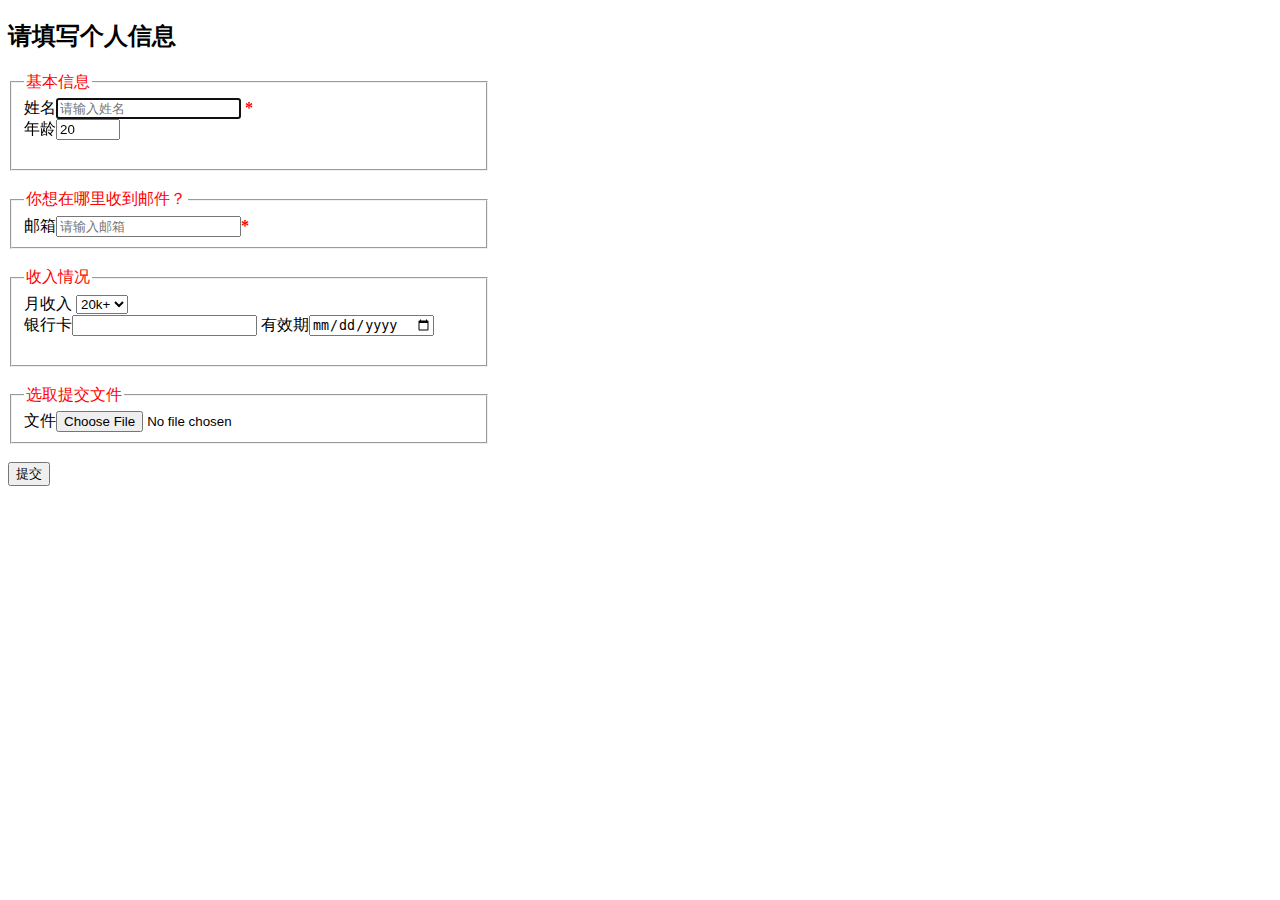
<file: work02/index.html>
<!DOCTYPE html>
<html>
	<head>
		<meta charset="utf-8" />
		<link rel="icon" href="img/home.png">
		<link rel="stylesheet" href="css/work02.css" />
		<title>个人信息页面</title>
	</head>
	<script>
		window.onload=function(){
		  	var re=/[0-9]+/
			var email=document.getElementById('email');
			var list=document.getElementById('emailList');
			email.onkeyup=function(){
				if(re.test(email.value)){
					for(var i=0;i<5;i++){
						list.children[i].value=list.children[i].value.replace(/\d+/,email.value);
						
					}
				}
			}
		 } 
		</script>
	<body>
		<h2>请填写个人信息</h2>
		<form action="#" method="get" id="form">
			<fieldset id="div1">
            	<legend>基本信息</legend>
            	姓名<input type="text" name="name1" placeholder= "请输入姓名" autofocus="autofocus" required="required"/>
            	<b>*</b>
            	<br/>
            	年龄<input type="number" name="age" min="1" max="100" step="1" value="20"/>
            </fieldset>
            <br/>
            <fieldset id="div2">
            	<legend>你想在哪里收到邮件？</legend>
            	邮箱<input type="email" id="email" list="emailList" placeholder="请输入邮箱" autocomplete="on"
            	 required="required" results/><b>*</b>
            	<datalist id="emailList">
            		<option>123@qq.com</option>
			        <option>123@163.com</option>
			        <option>123@gmail.com</option>
			        <option>123@yehoo.com.cn</option>
			        <option>123@126.com</option>
            	</datalist>
            </fieldset>
            <br/>
            <fieldset id="div3">
            	<legend>收入情况</legend>
            	月收入
            	<select value="20k+">
            		<option>20k+</option>
            		<option>30k+</option>
            		<option>40k+</option>
            	</select>
            	<br/>
            	银行卡<input type="text" name="card"/>
            	有效期<input type="date" name="datedemo" />
            </fieldset>
            <br/>
            <fieldset id="div4">
            	<legend>选取提交文件</legend>
            	文件<input type="file" name="file"> 
            </fieldset>
            <br/>
            <input type="submit" value="提交"/>
		</form>
	</body>
</html>
</file>
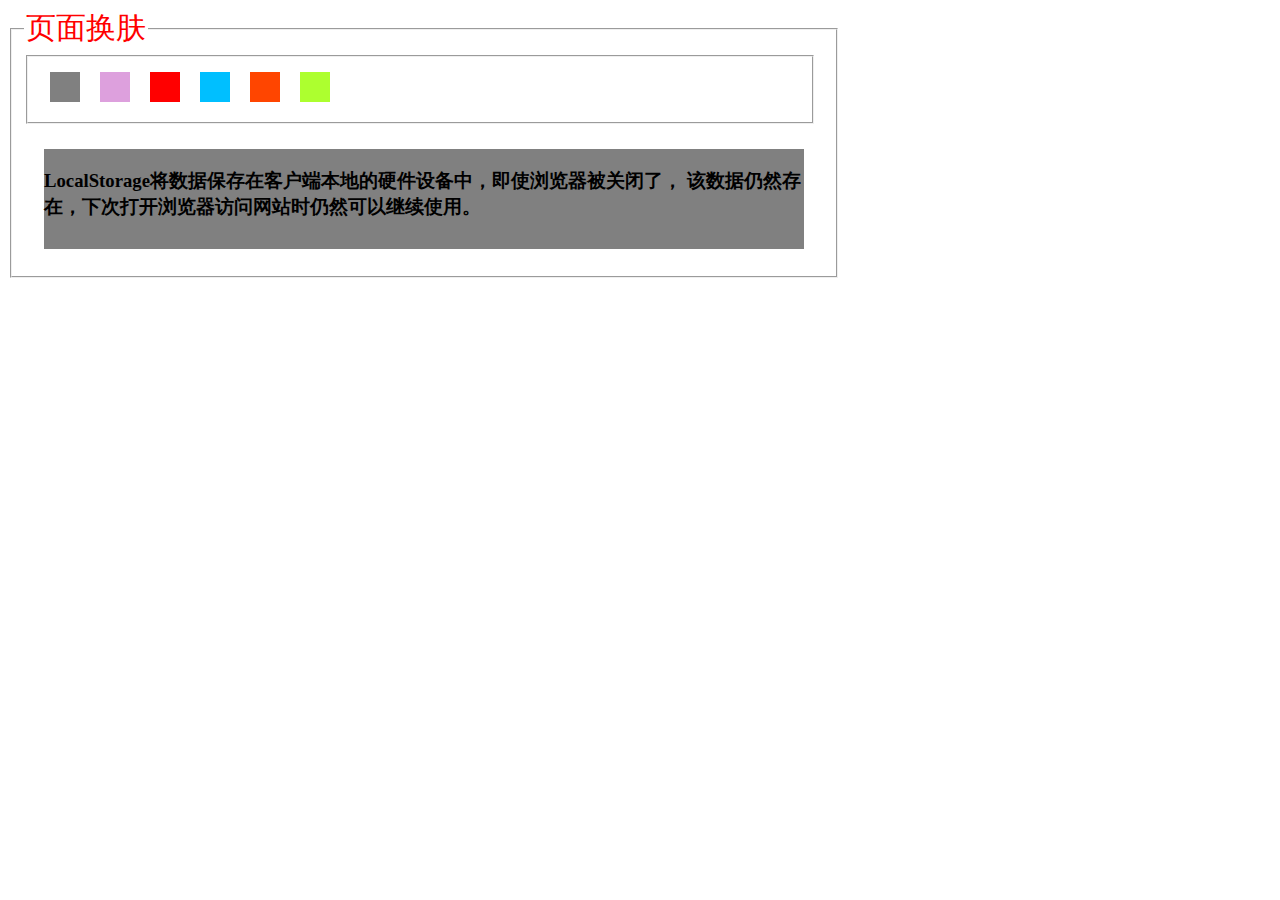
<file: work03/index.html>
<!DOCTYPE html>
<html>
	<head>
		<meta charset="utf-8" />
		<title>页面换肤</title>
		<link rel="stylesheet" href="css/work03.css" />
	</head>
	<script>
	    window.onload=function(){
	    	
			var color=document.getElementById('div');
	        var span=document.getElementsByTagName('span');
	        var txt=document.getElementById('div3');
	        if(!window.localStorage){
				console.log('该浏览器不支持localStorage!');
			}
	        else{
                var changeColor=function(event){
	        	    var col=event.target.style.backgroundColor;
	        	    txt.style.backgroundColor=col;
	        	    if(localStorage.colorCount){
	        		    localStorage.colorCount=Number(localStorage.colorCount)+1;
	        	    }else{
	        		    localStorage.colorCount=1
	        	    };
	                localStorage[localStorage.colorCount]=col;
	                for(var i=0;i<span.length;i++){
	            	    span[i].className=''
	                }
	                event.target.className='top';
	            };
	            if(localStorage.colorCount){
	        	    txt.style.backgroundColor=localStorage[localStorage.colorCount]
	            }else{
	        	    txt.style.backgroundColor='gray';
	            }
	            for(var i=0;i<6;i++){
	        	    span[i].addEventListener('click',changeColor);
	            };
	        }
	    }    
	</script>
	<body>
		<fieldset id="div1">
            <legend>页面换肤</legend>
            <fieldset id="div2">
            	<div id="div">
            	<span style="background-color: gray;"></span>
            	<span style="background-color: plum;"></span>
            	<span style="background-color: red;" ></span>
            	<span style="background-color: deepskyblue;" ></span>
            	<span style="background-color: orangered;" ></span>
            	<span style="background-color: greenyellow;" ></span>
            	</div>
            </fieldset>
            <div id="div3"  style="background-color: gray;">
            	<h3>LocalStorage将数据保存在客户端本地的硬件设备中，即使浏览器被关闭了，
                                该数据仍然存在，下次打开浏览器访问网站时仍然可以继续使用。</h3>
            </div>
        </fieldset>
	</body>
</html>
</file>
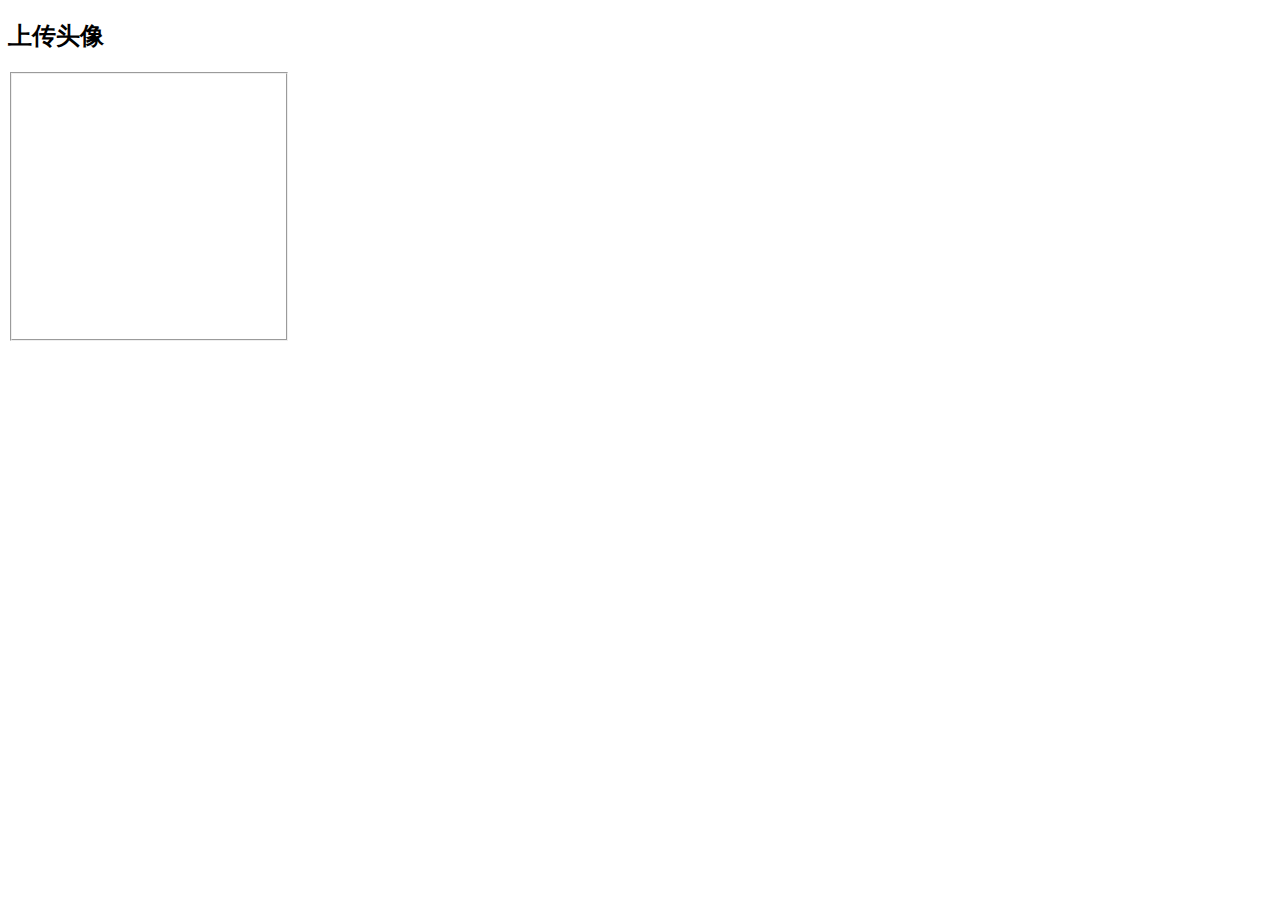
<file: work04/index.html>
<!DOCTYPE html>
<html>
	<head>
		<meta charset="utf-8" />
		<link rel="icon" href="img/01.png">
		<link rel="stylesheet" href="css/work04.css" />
		<title>上传头像</title>
	</head>
	<body>
		<h2>上传头像</h2>
		<fieldset id="box"></fieldset>
	</body>
	<script>
		var box = document.getElementById('box');
		box.ondragover = function (e){
 			e.preventDefault();
		}
		box.ondrop = function (e){
 		    e.preventDefault();
 		    //获取到第一个上传的文件对象
 			var file = e.dataTransfer.files[0];
 			//实例FileReader对象
 			var reader = new FileReader();
 			//把上传的文件对象转换成url
 			reader.readAsDataURL(file);
 			reader.onload = function (e){
  				console.log(e);
  				var Url = this.result;
  				//上传文件的url
  				box.innerHTML+='<img src="'+Url+'" alt="">';
 			}
		}
	</script>
</html>
</file>
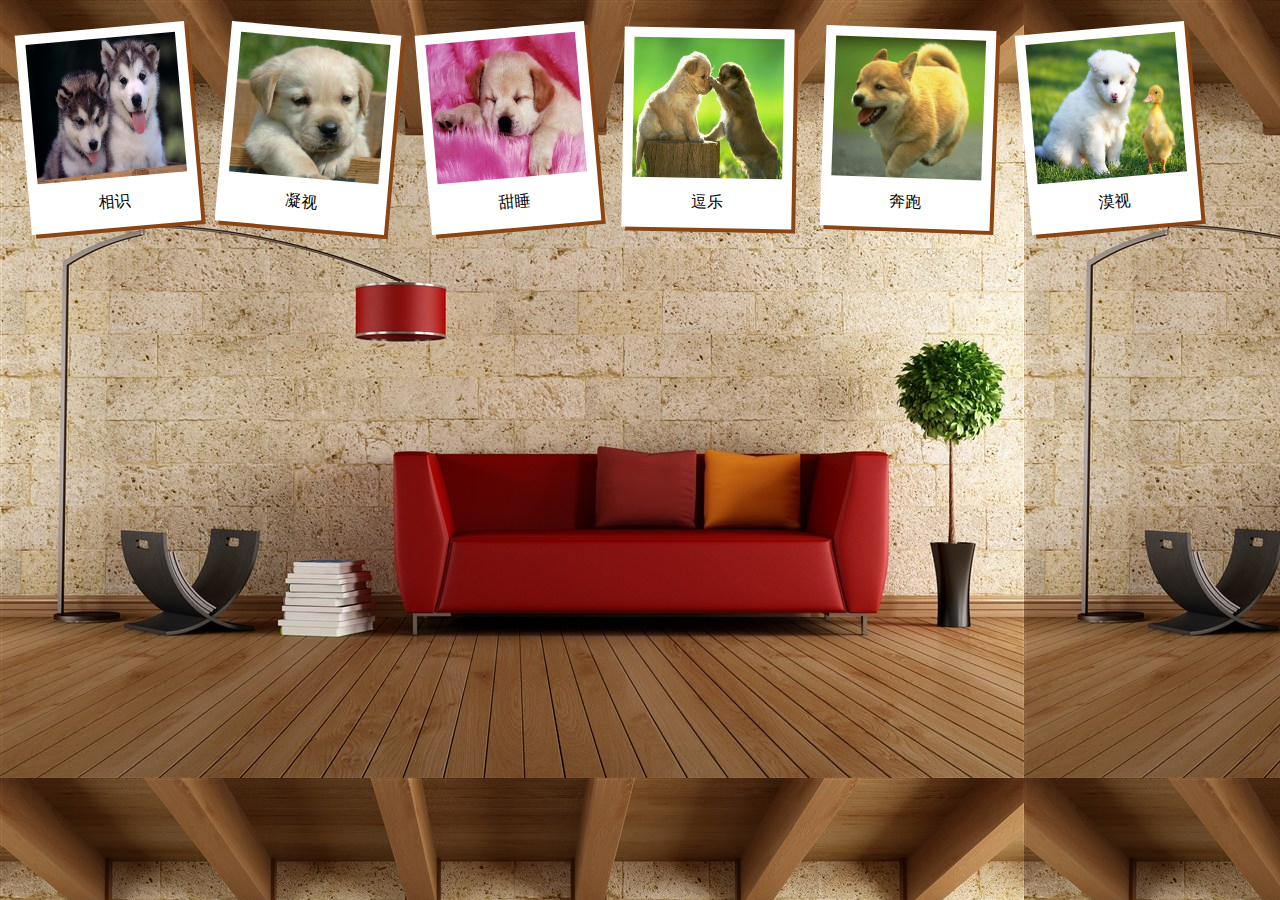
<file: work07/index.html>
<!DOCTYPE html>
<html>
<head lang="en">
    <meta charset="UTF-8">
    <title>照片墙</title>
    <style>
        body{ 
        	background-image: url(img/bg3.JPG); 
        } 
        div{
        	width:170px; 
        	height: 200px;
        	margin: 20px 15px;
        	box-shadow: 4px 4px saddlebrown;
        	background-color: white;
        	float: left;
        }
        img{
        	width:150px; 
        	height: 140px; 
        	margin: 10px 10px;
        }
        p{
        	text-align: center;
        	margin-top: 0px;
        }
        #div1{
        	transform: rotate(-5deg);
        }
        #div2{
        	transform: rotate(5deg);
        }
        #div3{
        	transform: rotate(-5deg);
        }
        #div4{
        	transform: rotate(1deg);
        }
        #div5{
        	transform: rotate(2deg);
        }
        #div6{
        	transform: rotate(-5deg);
        }
        #div1:hover,#div2:hover,#div3:hover,#div4:hover,#div5:hover,#div6:hover{
        	transform: rotate(0) scale(1.2,1.2);
        }
    </style>
</head>
<body>
    <div id="div1">
    	<img src="img/11.jpg"/>
    	<p>相识</p>
    </div>
    <div id="div2">
    	<img src="img/22.JPG"/>
    	<p>凝视</p>
    </div>
    <div id="div3">
    	<img src="img/33.JPG"/>
    	<p>甜睡</p>
    </div>
    <div id="div4">
    	<img src="img/44.JPG"/>
    	<p>逗乐</p>
    </div>
    <div id="div5">
    	<img src="img/55.JPG"/>
    	<p>奔跑</p>
    </div>
    <div id="div6">
    	<img src="img/66.JPG"/>
    	<p>漠视</p>
    </div>
</body>
</html>
</file>
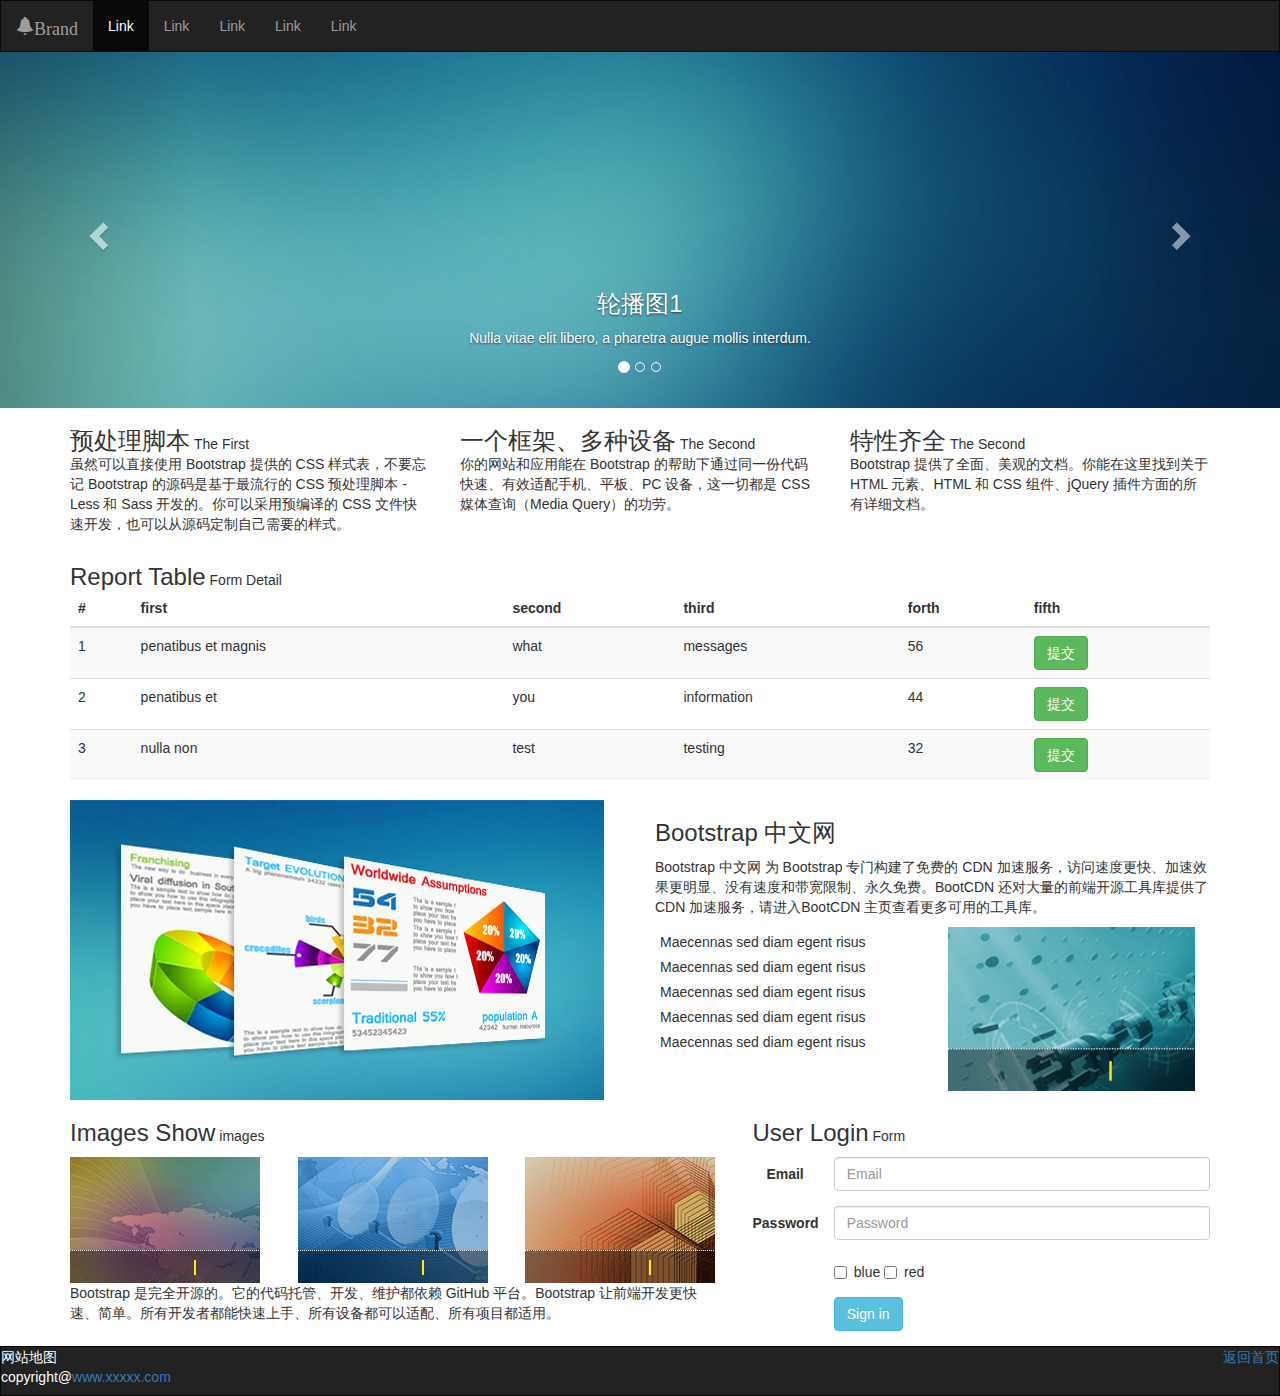
<file: work08/index.html>
<!DOCTYPE html>
<html>
<head>
    <title>Bootstrap响应式网页</title>
    <meta charset="utf-8"/>
    <meta name="viewport" content="width=device-width, initial-scale=1.0">
    <link rel="stylesheet" href="css/bootstrap.min.css">
</head>
<body>
	<nav class="navbar navbar-inverse"  role='navigation' style="margin: 0px;border-radius: 0px;"> 
	    <div class="navbar-header">
			<button type="button" class="navbar-toggle" data-toggle="collapse" data-target="#bs-1">
			    <span class="sr-only">导航开关</span>
			    <span class="icon-bar"></span>
			    <span class="icon-bar"></span>
			    <span class="icon-bar"></span>
			</button>
			<a class="navbar-brand" href="#">
				<span class="glyphicon  glyphicon-bell">Brand</span>
			</a>
		</div>
		<div class="collapse navbar-collapse" id="bs-1">
			<ul class="nav navbar-nav">
			    <li class="active"><a href="#">Link</a></li>
			    <li><a href="#">Link</a></li>
			    <li><a href="#">Link</a></li>
			    <li><a href="#">Link</a></li>
			    <li><a href="#">Link</a></li>    
			</ul>   
		</div>
	</nav> 
  <div id="generic" class="carousel slide" data-ride="carousel">
  	<!-- 轮播（Carousel）指示标 -->
    <ol class="carousel-indicators">
      <li data-target="#generic" data-slide-to="0" class="active"></li>
      <li data-target="#generic" data-slide-to="1"></li>
      <li data-target="#generic" data-slide-to="2"></li>
    </ol>
     <!-- 轮播（Carousel）项目 -->
    <div class="carousel-inner" >
      <div class="item active">
        <img alt="First slide" src="images/banner1.jpg" >
		    <div class="carousel-caption">
		    	<h3>轮播图1</h3>
          <p>Nulla vitae elit libero, a pharetra augue mollis interdum.</p>
        </div>
      </div>
      <div class="item">
        <img alt="Second slide" src="images/banner2.jpg" >
        <div class="carousel-caption">
          <h3>轮播图2</h3>
          <p>Nulla vitae elit libero, a pharetra augue mollis interdum.</p>
        </div>
      </div>
      <div class="item">
        <img alt="Third slide" src="images/banner3.jpg"  >
		  	<div class="carousel-caption">
          <h3>轮播图3</h3>
          <p>Nulla vitae elit libero, a pharetra augue mollis interdum.</p>
        </div>
      </div>
    </div>
    <!-- 轮播（Carousel）导航 -->
    <a class="left carousel-control" href="#generic" data-slide="prev">
      <span class="glyphicon glyphicon-chevron-left"></span>
    </a>
    <a class="right carousel-control" href="#generic" data-slide="next">
      <span class="glyphicon glyphicon-chevron-right"></span>
    </a>
  </div>
  <br/>
  <div class="container">  
	<div class="row">
		<div class="col-md-4">
			<span class="h3">预处理脚本</span>&nbsp;The First
            <P>虽然可以直接使用 Bootstrap 提供的 CSS 样式表，不要忘记 Bootstrap 的源码是基于最流行的 CSS 预处理脚本 - Less 和 Sass 开发的。你可以采用预编译的 CSS 文件快速开发，也可以从源码定制自己需要的样式。</P>
		</div>
		<div class="col-md-4">
			<span class="h3">一个框架、多种设备</span>&nbsp;The Second
            <P>你的网站和应用能在 Bootstrap 的帮助下通过同一份代码快速、有效适配手机、平板、PC 设备，这一切都是 CSS 媒体查询（Media Query）的功劳。</P>
		</div>
		<div class="col-md-4">
			<span class="h3">特性齐全</span>&nbsp;The Second
            <P>Bootstrap 提供了全面、美观的文档。你能在这里找到关于 HTML 元素、HTML 和 CSS 组件、jQuery 插件方面的所有详细文档。</P>
		</div>
	</div>
	<br/>
	<span class="h3">Report Table</span>&nbsp;Form Detail
	   <div class = "table-responsive"> 
		<table class="table table-striped">
			<thead>
				<tr>
					<th>#</th>
					<th>first</th>
					<th>second</th>
					<th>third</th>
					<th>forth</th>
					<th>fifth</th>
				</tr>
			</thead>
			<tbody>
				<tr>
					<td>1</td>
					<td>penatibus et magnis</td>
					<td>what</td>
					<td>messages</td>
					<td>56</td>
					<td><input type="submit" value="提交" class='btn btn-success'/></td>
				</tr>
				<tr>
					<td>2</td>
					<td>penatibus et</td>
					<td>you</td>
					<td>information</td>
					<td>44</td>
					<td><input type="submit" value="提交" class='btn btn-success'/></td>
				</tr>
				<tr>
					<td>3</td>
					<td>nulla non</td>
					<td>test</td>
					<td>testing</td>
					<td>32</td>
					<td><input type="submit" value="提交"  class='btn btn-success'/></td>
				</tr>
			</tbody>
		</table>
	   </div>
	<div class="row">
		<div class="col-md-6">
        <img src="images/pic.jpg" >
		</div>
		<div class="col-md-6">
			<h3>Bootstrap 中文网 </h3>
			<p>Bootstrap 中文网 为 Bootstrap 专门构建了免费的 CDN 加速服务，访问速度更快、加速效果更明显、没有速度和带宽限制、永久免费。BootCDN 还对大量的前端开源工具库提供了 CDN 加速服务，请进入BootCDN 主页查看更多可用的工具库。</p>
			<ul class='list-group col-md-6' style='list-style: none;'>
				<li style="margin: 5px;">Maecennas sed diam egent risus</li>
				<li style="margin: 5px;">Maecennas sed diam egent risus</li>
				<li style="margin: 5px;">Maecennas sed diam egent risus</li>
				<li style="margin: 5px;">Maecennas sed diam egent risus</li>
				<li style="margin: 5px;">Maecennas sed diam egent risus</li>
			</ul>
			<img class='col-md-6' src='images/1.jpg'>
		</div>
	</div>  
	<br/>
	<div class="row">
	  <div class="col-md-7">
	  	<span class="h3">Images Show</span>&nbsp;images
	  	<p></p>
        <div class="row">
		    <div class="col-md-4">
                <img src="images/2.jpg" >
		    </div>
		    <div class="col-md-4">
			    <img src="images/3.jpg" >
		    </div>
		    <div class="col-md-4">
			    <img src="images/4.jpg" >
		    </div>
	    </div> 
	    <p>Bootstrap 是完全开源的。它的代码托管、开发、维护都依赖 GitHub 平台。Bootstrap 让前端开发更快速、简单。所有开发者都能快速上手、所有设备都可以适配、所有项目都适用。</p>
      </div>
	  <div class="col-md-5">
		<span class="h3">User Login</span>&nbsp;Form	
		<p></p>
		<form class="form-horizontal" >
		  <div class="form-group">
		    <label for="inputEmail3" class="col-sm-2 control-label">Email</label>
		    <div class="col-sm-10">
		      <input type="email" class="form-control col-sm-10" id="inputEmail3" placeholder="Email">
		    </div>
		  </div>
		  <div class="form-group">
		    <label for="inputPassword3" class="col-sm-2 control-label">Password</label>
		    <div class="col-sm-10">
		      <input type="password" class="form-control" id="inputPassword3" placeholder="Password">
		    </div>
		  </div>
		  <div class="form-group">
		    <div class="col-sm-offset-2 col-sm-10">
		      <div class="checkbox">
		        <label>
		          <input type="checkbox">blue
		        </label>
		        <label>
		          <input type="checkbox">red
		        </label>
		      </div>
		    </div>
		  </div>
		  <div class="form-group">
		    <div class="col-sm-offset-2 col-sm-10">
		      <button type="submit" class="btn btn-info">Sign in</button>
		    </div>
		  </div>
		</form>
	  </div>
	</div> 
 </div>
 <nav class="navbar navbar-inverse"  role='navigation' style="margin: 0px;border-radius: 0px;"> 
 	<div style="color: white;">网站地图<span style="float: right;"><a>返回首页</a></span></div>
 	<footer style="color: white;">copyright@<a>www.xxxxx.com</a></footer>
 </nav> 
<script src="js/jquery.js"></script>    
<script src="js/bootstrap.min.js"></script>   
</body>
</html>
</file>
<file: work02/css/work02.css>
legend{
	color:red;
}
#div1{
	height:80px;
	width: 450px;
}
#div2{
	height:40px;
	width: 450px;
}
#div3{
	height:80px;
	width: 450px;
}
#div4{
	height:40px;
	width: 450px;
}
b{
	color:red;
}
</file>
<file: work03/css/work03.css>
legend{
	color: red;
	font-weight:700px;
	font-size:30px;
}
#div1{
	width:800px ;
	height: 250px;
}
#div2{
	width:760px ;
	height: 50px;
}
#div{
	width:758px ;
	height: 48px;
}
#div3{
	width:760px ;
	height: 100px;
	float: left;
	margin-left: 20px;
	margin-top: 25px;
}
span{
	width:30px ;
	height:30px;
	float: left;
	margin: 10px;
}
.top{
	margin-top: 6px;
}
</file>
<file: work04/css/work04.css>
#box{
	height: 250px;
	width: 250px;
}
</file>
